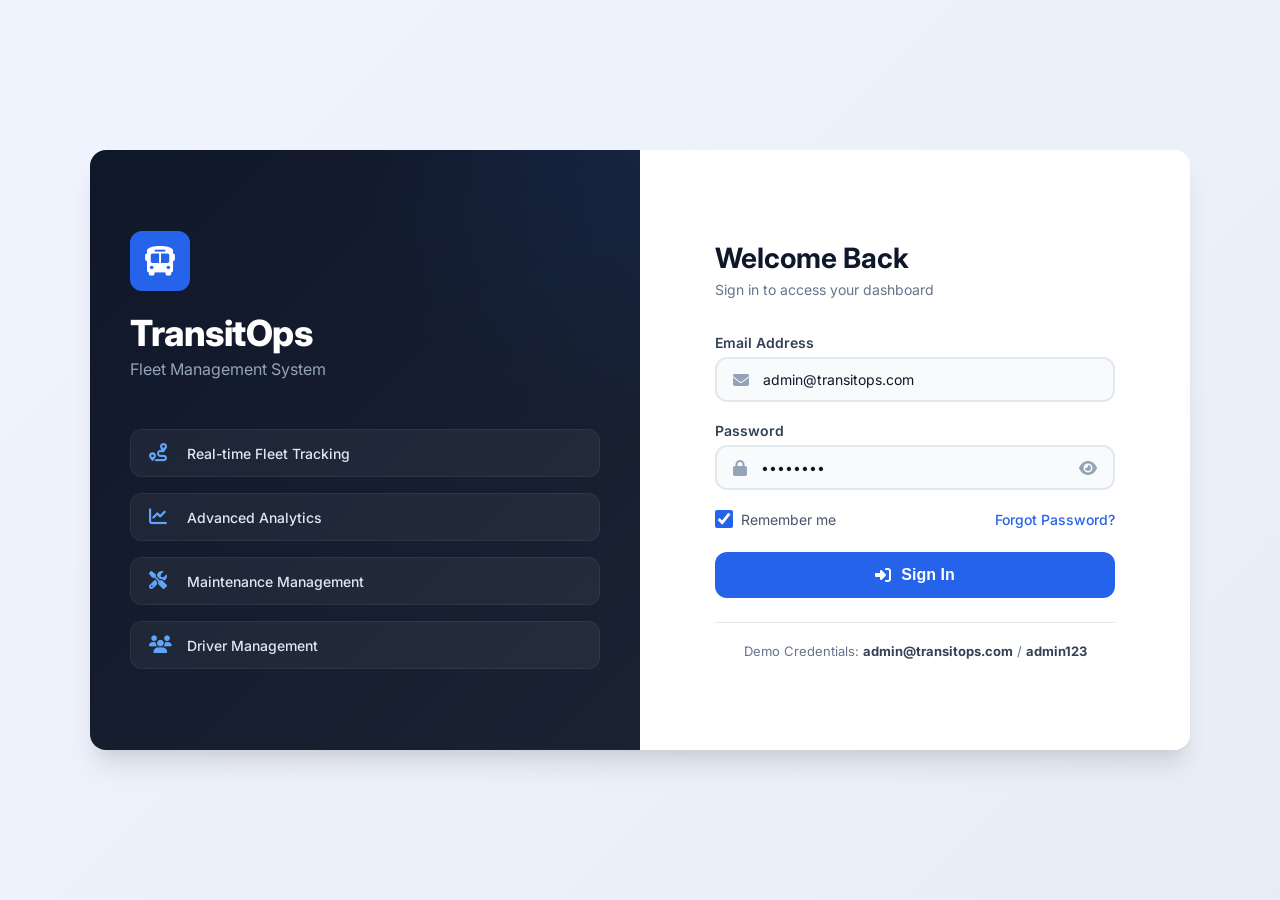
<file: TransitOps/frontend/index.html>
<!DOCTYPE html>
<html lang="en">
<head>
    <meta charset="UTF-8" />
    <meta name="viewport" content="width=device-width, initial-scale=1.0" />
    <title>TransitOps · Login</title>
    <link href="https://fonts.googleapis.com/css2?family=Inter:wght@300;400;500;600;700;800&display=swap" rel="stylesheet" />
    <link rel="stylesheet" href="https://cdnjs.cloudflare.com/ajax/libs/font-awesome/6.4.0/css/all.min.css" />
    <link rel="stylesheet" href="css/style.css" />
</head>
<body>
    <div class="login-container">
        <div class="login-left">
            <div class="login-brand">
                <div class="brand-icon">
                    <i class="fas fa-bus"></i>
                </div>
                <h1>TransitOps</h1>
                <p>Fleet Management System</p>
            </div>
            <div class="login-features">
                <div class="feature">
                    <i class="fas fa-route"></i>
                    <span>Real-time Fleet Tracking</span>
                </div>
                <div class="feature">
                    <i class="fas fa-chart-line"></i>
                    <span>Advanced Analytics</span>
                </div>
                <div class="feature">
                    <i class="fas fa-tools"></i>
                    <span>Maintenance Management</span>
                </div>
                <div class="feature">
                    <i class="fas fa-users"></i>
                    <span>Driver Management</span>
                </div>
            </div>
        </div>
        <div class="login-right">
            <div class="login-card">
                <div class="login-header">
                    <h2>Welcome Back</h2>
                    <p>Sign in to access your dashboard</p>
                </div>
                <form id="loginForm" onsubmit="handleLogin(event)">
                    <div class="form-group">
                        <label for="email">Email Address</label>
                        <div class="input-group">
                            <i class="fas fa-envelope"></i>
                            <input type="email" id="email" placeholder="admin@transitops.com" value="admin@transitops.com" required />
                        </div>
                    </div>
                    <div class="form-group">
                        <label for="password">Password</label>
                        <div class="input-group">
                            <i class="fas fa-lock"></i>
                            <input type="password" id="password" placeholder="••••••••" value="admin123" required />
                            <i class="fas fa-eye toggle-password" onclick="togglePassword()"></i>
                        </div>
                    </div>
                    <div class="form-options">
                        <label class="remember-me">
                            <input type="checkbox" checked />
                            <span>Remember me</span>
                        </label>
                        <a href="#" class="forgot-password">Forgot Password?</a>
                    </div>
                    <button type="submit" class="login-btn">
                        <i class="fas fa-sign-in-alt"></i>
                        Sign In
                    </button>
                </form>
                <div class="login-footer">
                    <p>Demo Credentials: <strong>admin@transitops.com</strong> / <strong>admin123</strong></p>
                </div>
            </div>
        </div>
    </div>

    <script src="js/auth.js"></script>
</body>
</html>
</file>
<file: TransitOps/frontend/css/style.css>
* {
    margin: 0;
    padding: 0;
    box-sizing: border-box;
}

:root {
    --primary: #2563eb;
    --primary-dark: #1d4ed8;
    --primary-light: #60a5fa;
    --success: #22c55e;
    --dark: #0f172a;
    --gray-50: #f8fafc;
    --gray-100: #f1f5f9;
    --gray-200: #e2e8f0;
    --gray-300: #cbd5e1;
    --gray-400: #94a3b8;
    --gray-500: #64748b;
    --gray-600: #475569;
    --gray-700: #334155;
    --gray-800: #1e293b;
    --gray-900: #0f172a;
    --shadow: 0 4px 6px -1px rgba(0,0,0,0.1), 0 2px 4px -1px rgba(0,0,0,0.06);
    --shadow-lg: 0 10px 15px -3px rgba(0,0,0,0.1), 0 4px 6px -2px rgba(0,0,0,0.05);
    --shadow-xl: 0 20px 25px -5px rgba(0,0,0,0.1), 0 10px 10px -5px rgba(0,0,0,0.04);
    --radius: 12px;
    --radius-lg: 16px;
    --transition: all 0.3s cubic-bezier(0.4, 0, 0.2, 1);
}

body {
    font-family: 'Inter', -apple-system, BlinkMacSystemFont, sans-serif;
    min-height: 100vh;
    display: flex;
    align-items: center;
    justify-content: center;
    background: linear-gradient(135deg, #f0f4ff 0%, #e8edf5 100%);
    padding: 20px;
}

.login-container {
    display: flex;
    max-width: 1100px;
    width: 100%;
    min-height: 600px;
    background: white;
    border-radius: var(--radius-lg);
    box-shadow: var(--shadow-xl);
    overflow: hidden;
}

.login-left {
    flex: 1;
    background: linear-gradient(135deg, var(--dark) 0%, #1a2332 100%);
    padding: 50px 40px;
    display: flex;
    flex-direction: column;
    justify-content: center;
    color: white;
    position: relative;
    overflow: hidden;
}

.login-left::before {
    content: '';
    position: absolute;
    top: -50%;
    right: -50%;
    width: 100%;
    height: 100%;
    background: radial-gradient(circle, rgba(37, 99, 235, 0.1) 0%, transparent 70%);
    border-radius: 50%;
}

.login-brand {
    position: relative;
    z-index: 1;
    margin-bottom: 50px;
}

.brand-icon {
    width: 60px;
    height: 60px;
    background: var(--primary);
    border-radius: var(--radius);
    display: flex;
    align-items: center;
    justify-content: center;
    font-size: 30px;
    margin-bottom: 20px;
}

.login-brand h1 {
    font-size: 36px;
    font-weight: 800;
    letter-spacing: -0.5px;
    background: linear-gradient(135deg, #fff 60%, var(--primary-light));
    -webkit-background-clip: text;
    background-clip: text;
    -webkit-text-fill-color: transparent;
}

.login-brand p {
    color: var(--gray-400);
    font-size: 16px;
    margin-top: 4px;
}

.login-features {
    position: relative;
    z-index: 1;
    display: flex;
    flex-direction: column;
    gap: 16px;
}

.feature {
    display: flex;
    align-items: center;
    gap: 14px;
    padding: 14px 18px;
    background: rgba(255,255,255,0.05);
    border-radius: var(--radius);
    border: 1px solid rgba(255,255,255,0.06);
    transition: var(--transition);
}

.feature:hover {
    background: rgba(255,255,255,0.08);
    transform: translateX(4px);
}

.feature i {
    width: 24px;
    color: var(--primary-light);
    font-size: 18px;
}

.feature span {
    font-size: 14px;
    font-weight: 500;
    color: var(--gray-200);
}

.login-right {
    flex: 1;
    padding: 50px 40px;
    display: flex;
    align-items: center;
    justify-content: center;
    background: white;
}

.login-card {
    width: 100%;
    max-width: 400px;
}

.login-header {
    margin-bottom: 36px;
}

.login-header h2 {
    font-size: 28px;
    font-weight: 700;
    color: var(--gray-900);
    margin-bottom: 6px;
}

.login-header p {
    color: var(--gray-500);
    font-size: 14px;
}

.form-group {
    margin-bottom: 20px;
}

.form-group label {
    display: block;
    font-size: 14px;
    font-weight: 600;
    color: var(--gray-700);
    margin-bottom: 6px;
}

.input-group {
    position: relative;
    display: flex;
    align-items: center;
    background: var(--gray-50);
    border: 2px solid var(--gray-200);
    border-radius: var(--radius);
    transition: var(--transition);
}

.input-group:focus-within {
    border-color: var(--primary);
    background: white;
    box-shadow: 0 0 0 4px rgba(37, 99, 235, 0.1);
}

.input-group i:first-child {
    padding: 12px 0 12px 16px;
    color: var(--gray-400);
    font-size: 16px;
}

.input-group input {
    flex: 1;
    padding: 12px 14px;
    border: none;
    background: transparent;
    font-family: 'Inter', sans-serif;
    font-size: 14px;
    color: var(--gray-900);
    outline: none;
}

.input-group input::placeholder {
    color: var(--gray-400);
}

.toggle-password {
    padding: 12px 16px 12px 0;
    color: var(--gray-400);
    cursor: pointer;
    font-size: 16px;
    transition: var(--transition);
}

.toggle-password:hover {
    color: var(--gray-600);
}

.form-options {
    display: flex;
    justify-content: space-between;
    align-items: center;
    margin-bottom: 24px;
}

.remember-me {
    display: flex;
    align-items: center;
    gap: 8px;
    font-size: 14px;
    color: var(--gray-600);
    cursor: pointer;
}

.remember-me input[type="checkbox"] {
    width: 18px;
    height: 18px;
    accent-color: var(--primary);
    cursor: pointer;
}

.forgot-password {
    font-size: 14px;
    color: var(--primary);
    text-decoration: none;
    font-weight: 500;
    transition: var(--transition);
}

.forgot-password:hover {
    color: var(--primary-dark);
    text-decoration: underline;
}

.login-btn {
    width: 100%;
    padding: 14px;
    background: var(--primary);
    color: white;
    border: none;
    border-radius: var(--radius);
    font-size: 16px;
    font-weight: 600;
    cursor: pointer;
    transition: var(--transition);
    display: flex;
    align-items: center;
    justify-content: center;
    gap: 10px;
}

.login-btn:hover {
    background: var(--primary-dark);
    transform: translateY(-2px);
    box-shadow: var(--shadow-lg);
}

.login-btn:active {
    transform: translateY(0);
}

.login-footer {
    margin-top: 24px;
    padding-top: 20px;
    border-top: 1px solid var(--gray-200);
    text-align: center;
    font-size: 13px;
    color: var(--gray-500);
}

.login-footer strong {
    color: var(--gray-700);
}

.error-message {
    background: #fee2e2;
    color: #dc2626;
    padding: 12px 16px;
    border-radius: var(--radius);
    font-size: 14px;
    margin-bottom: 16px;
    display: none;
    align-items: center;
    gap: 8px;
}

.error-message.show {
    display: flex;
}

@media (max-width: 900px) {
    .login-container {
        flex-direction: column;
        max-width: 480px;
    }
    
    .login-left {
        padding: 30px;
        min-height: 280px;
    }
    
    .login-right {
        padding: 30px;
    }
    
    .login-brand {
        margin-bottom: 30px;
    }
    
    .login-brand h1 {
        font-size: 28px;
    }
    
    .login-features {
        display: grid;
        grid-template-columns: 1fr 1fr;
        gap: 10px;
    }
    
    .feature {
        padding: 10px 14px;
        font-size: 12px;
    }
}

@media (max-width: 500px) {
    .login-container {
        border-radius: var(--radius);
    }
    
    .login-left {
        padding: 24px;
        min-height: 200px;
    }
    
    .login-right {
        padding: 24px;
    }
    
    .login-features {
        grid-template-columns: 1fr;
    }
    
    .login-header h2 {
        font-size: 22px;
    }
    
    .form-options {
        flex-direction: column;
        gap: 12px;
        align-items: flex-start;
    }
}
</file>
<file: TransitOps/frontend/css/dashboard.css>
* {
    margin: 0;
    padding: 0;
    box-sizing: border-box;
}

:root {
    --primary: #2563eb;
    --primary-dark: #1d4ed8;
    --primary-light: #60a5fa;
    --secondary: #64748b;
    --success: #22c55e;
    --warning: #eab308;
    --danger: #ef4444;
    --dark: #0f172a;
    --darker: #020617;
    --gray-50: #f8fafc;
    --gray-100: #f1f5f9;
    --gray-200: #e2e8f0;
    --gray-300: #cbd5e1;
    --gray-400: #94a3b8;
    --gray-500: #64748b;
    --gray-600: #475569;
    --gray-700: #334155;
    --gray-800: #1e293b;
    --gray-900: #0f172a;
    --shadow-sm: 0 1px 2px rgba(0,0,0,0.05);
    --shadow: 0 4px 6px -1px rgba(0,0,0,0.1), 0 2px 4px -1px rgba(0,0,0,0.06);
    --shadow-lg: 0 10px 15px -3px rgba(0,0,0,0.1), 0 4px 6px -2px rgba(0,0,0,0.05);
    --shadow-xl: 0 20px 25px -5px rgba(0,0,0,0.1), 0 10px 10px -5px rgba(0,0,0,0.04);
    --radius: 12px;
    --radius-lg: 16px;
    --radius-xl: 20px;
    --transition: all 0.3s cubic-bezier(0.4, 0, 0.2, 1);
}

body {
    font-family: 'Inter', -apple-system, BlinkMacSystemFont, sans-serif;
    background: var(--gray-50);
    color: var(--gray-900);
    display: flex;
    min-height: 100vh;
    overflow-x: hidden;
}

::-webkit-scrollbar {
    width: 6px;
    height: 6px;
}
::-webkit-scrollbar-track {
    background: var(--gray-100);
}
::-webkit-scrollbar-thumb {
    background: var(--gray-300);
    border-radius: 10px;
}
::-webkit-scrollbar-thumb:hover {
    background: var(--gray-400);
}

.sidebar {
    width: 280px;
    background: linear-gradient(180deg, var(--dark) 0%, var(--darker) 100%);
    color: white;
    padding: 0;
    display: flex;
    flex-direction: column;
    position: sticky;
    top: 0;
    height: 100vh;
    transition: var(--transition);
    flex-shrink: 0;
    overflow-y: auto;
    border-right: 1px solid rgba(255,255,255,0.05);
    z-index: 100;
}

.sidebar-brand {
    padding: 24px 24px 20px;
    display: flex;
    align-items: center;
    gap: 14px;
    border-bottom: 1px solid rgba(255,255,255,0.06);
}

.brand-icon {
    width: 44px;
    height: 44px;
    background: var(--primary);
    border-radius: var(--radius);
    display: flex;
    align-items: center;
    justify-content: center;
    font-size: 22px;
    color: white;
    flex-shrink: 0;
}

.brand-text {
    font-size: 22px;
    font-weight: 700;
    letter-spacing: -0.5px;
    background: linear-gradient(135deg, #fff 60%, var(--primary-light));
    -webkit-background-clip: text;
    background-clip: text;
    -webkit-text-fill-color: transparent;
}

.sidebar-toggle {
    margin-left: auto;
    background: rgba(255,255,255,0.05);
    border: none;
    color: var(--gray-400);
    width: 32px;
    height: 32px;
    border-radius: 8px;
    cursor: pointer;
    display: flex;
    align-items: center;
    justify-content: center;
    transition: var(--transition);
}
.sidebar-toggle:hover {
    background: rgba(255,255,255,0.1);
    color: white;
}

.sidebar-nav {
    padding: 20px 12px;
    flex: 1;
    display: flex;
    flex-direction: column;
    gap: 2px;
}

.nav-item {
    display: flex;
    align-items: center;
    gap: 14px;
    padding: 12px 16px;
    border-radius: var(--radius);
    text-decoration: none;
    color: var(--gray-400);
    transition: var(--transition);
    position: relative;
    font-weight: 500;
    font-size: 14px;
}
.nav-item i {
    width: 20px;
    font-size: 16px;
    flex-shrink: 0;
}
.nav-item:hover {
    background: rgba(255,255,255,0.05);
    color: white;
}
.nav-item.active {
    background: rgba(37, 99, 235, 0.15);
    color: white;
}
.nav-item.active::before {
    content: '';
    position: absolute;
    left: 0;
    top: 50%;
    transform: translateY(-50%);
    width: 3px;
    height: 24px;
    background: var(--primary);
    border-radius: 0 4px 4px 0;
}

.nav-badge {
    margin-left: auto;
    background: var(--primary);
    color: white;
    font-size: 11px;
    font-weight: 600;
    padding: 2px 10px;
    border-radius: 20px;
}
.nav-badge.warning {
    background: var(--warning);
    color: var(--dark);
}

.sidebar-footer {
    padding: 16px 20px 20px;
    border-top: 1px solid rgba(255,255,255,0.06);
}

.user-card {
    display: flex;
    align-items: center;
    gap: 12px;
    padding: 8px 12px;
    border-radius: var(--radius);
    background: rgba(255,255,255,0.03);
}
.user-card img {
    width: 40px;
    height: 40px;
    border-radius: 50%;
    border: 2px solid rgba(255,255,255,0.1);
}

.user-info {
    flex: 1;
}
.user-name {
    font-weight: 600;
    font-size: 14px;
    color: white;
}
.user-role {
    font-size: 12px;
    color: var(--gray-400);
}

.logout-btn {
    background: none;
    border: none;
    color: var(--gray-400);
    cursor: pointer;
    padding: 8px;
    border-radius: 8px;
    transition: var(--transition);
}
.logout-btn:hover {
    background: rgba(255,255,255,0.05);
    color: white;
}

.main-content {
    flex: 1;
    padding: 28px 36px 20px;
    min-width: 0;
    overflow-y: auto;
    max-height: 100vh;
}

.top-header {
    display: flex;
    justify-content: space-between;
    align-items: flex-start;
    margin-bottom: 28px;
    flex-wrap: wrap;
    gap: 16px;
}

.page-title {
    font-size: 30px;
    font-weight: 800;
    letter-spacing: -0.5px;
    color: var(--dark);
}
.page-subtitle {
    color: var(--gray-500);
    font-size: 14px;
    margin-top: 2px;
}

.header-right {
    display: flex;
    align-items: center;
    gap: 16px;
    flex-wrap: wrap;
}

.date-display {
    display: flex;
    align-items: center;
    gap: 8px;
    color: var(--gray-600);
    font-size: 14px;
    background: white;
    padding: 8px 16px;
    border-radius: var(--radius);
    box-shadow: var(--shadow-sm);
    border: 1px solid var(--gray-200);
}
.date-display i {
    color: var(--primary);
}

.header-actions {
    display: flex;
    align-items: center;
    gap: 10px;
}

.btn-icon {
    width: 40px;
    height: 40px;
    border: none;
    background: white;
    border-radius: 50%;
    color: var(--gray-600);
    font-size: 18px;
    cursor: pointer;
    transition: var(--transition);
    position: relative;
    box-shadow: var(--shadow-sm);
    border: 1px solid var(--gray-200);
}
.btn-icon:hover {
    background: var(--gray-100);
    transform: translateY(-1px);
}

.notification-dot {
    position: absolute;
    top: 8px;
    right: 8px;
    width: 8px;
    height: 8px;
    background: var(--danger);
    border-radius: 50%;
    border: 2px solid white;
}

.btn-primary {
    background: var(--primary);
    color: white;
    border: none;
    padding: 10px 22px;
    border-radius: var(--radius);
    font-weight: 600;
    font-size: 14px;
    cursor: pointer;
    transition: var(--transition);
    display: flex;
    align-items: center;
    gap: 8px;
}
.btn-primary:hover {
    background: var(--primary-dark);
    transform: translateY(-2px);
    box-shadow: var(--shadow-lg);
}

.btn-outline {
    background: white;
    color: var(--gray-700);
    border: 1px solid var(--gray-200);
    padding: 10px 22px;
    border-radius: var(--radius);
    font-weight: 500;
    font-size: 14px;
    cursor: pointer;
    transition: var(--transition);
    display: flex;
    align-items: center;
    gap: 8px;
}
.btn-outline:hover {
    background: var(--gray-50);
    border-color: var(--gray-300);
}

.kpi-grid {
    display: grid;
    grid-template-columns: repeat(auto-fit, minmax(180px, 1fr));
    gap: 18px;
    margin-bottom: 28px;
}

.kpi-card {
    background: white;
    padding: 20px 22px;
    border-radius: var(--radius-lg);
    display: flex;
    align-items: center;
    gap: 16px;
    box-shadow: var(--shadow);
    border: 1px solid var(--gray-100);
    transition: var(--transition);
}
.kpi-card:hover {
    transform: translateY(-4px);
    box-shadow: var(--shadow-lg);
}

.kpi-icon {
    width: 52px;
    height: 52px;
    border-radius: var(--radius);
    display: flex;
    align-items: center;
    justify-content: center;
    font-size: 24px;
    color: white;
    flex-shrink: 0;
}
.kpi-icon.blue { background: var(--primary); }
.kpi-icon.green { background: var(--success); }
.kpi-icon.orange { background: #f59e0b; }
.kpi-icon.purple { background: #8b5cf6; }
.kpi-icon.red { background: var(--danger); }
.kpi-icon.teal { background: #14b8a6; }

.kpi-content {
    flex: 1;
    min-width: 0;
}
.kpi-label {
    font-size: 13px;
    color: var(--gray-500);
    font-weight: 500;
    display: block;
    margin-bottom: 2px;
}
.kpi-value-group {
    display: flex;
    align-items: baseline;
    gap: 10px;
}
.kpi-value {
    font-size: 26px;
    font-weight: 700;
    color: var(--dark);
    letter-spacing: -0.5px;
}
.kpi-change {
    font-size: 12px;
    font-weight: 600;
    padding: 2px 10px;
    border-radius: 20px;
}
.kpi-change.positive {
    background: #dcfce7;
    color: #15803d;
}
.kpi-change.negative {
    background: #fee2e2;
    color: #dc2626;
}

.dashboard-grid {
    display: grid;
    grid-template-columns: 2fr 1fr;
    gap: 22px;
    margin-bottom: 22px;
}

.card {
    background: white;
    border-radius: var(--radius-lg);
    padding: 22px 24px;
    box-shadow: var(--shadow);
    border: 1px solid var(--gray-100);
    transition: var(--transition);
}
.card:hover {
    box-shadow: var(--shadow-lg);
}

.card-header {
    display: flex;
    justify-content: space-between;
    align-items: flex-start;
    margin-bottom: 18px;
    flex-wrap: wrap;
    gap: 8px;
}
.card-header h3 {
    font-size: 16px;
    font-weight: 600;
    color: var(--gray-800);
    display: flex;
    align-items: center;
    gap: 8px;
}
.card-header h3 i {
    color: var(--primary);
}
.card-subtitle {
    font-size: 13px;
    color: var(--gray-400);
    margin-left: 4px;
}
.card-actions {
    display: flex;
    gap: 4px;
}
.btn-sm {
    padding: 4px 14px;
    border: none;
    background: transparent;
    color: var(--gray-500);
    border-radius: 6px;
    font-size: 12px;
    font-weight: 500;
    cursor: pointer;
    transition: var(--transition);
}
.btn-sm:hover {
    background: var(--gray-100);
}
.btn-sm.active {
    background: var(--primary);
    color: white;
}

.link-more {
    color: var(--primary);
    text-decoration: none;
    font-size: 13px;
    font-weight: 500;
    display: flex;
    align-items: center;
    gap: 4px;
    transition: var(--transition);
}
.link-more:hover {
    color: var(--primary-dark);
    gap: 8px;
}

.live-badge {
    background: #fee2e2;
    color: #dc2626;
    padding: 4px 14px;
    border-radius: 20px;
    font-size: 11px;
    font-weight: 700;
    display: flex;
    align-items: center;
    gap: 6px;
}
.pulse-dot {
    width: 8px;
    height: 8px;
    background: #dc2626;
    border-radius: 50%;
    animation: pulse 1.5s ease-in-out infinite;
}
@keyframes pulse {
    0%, 100% { opacity: 1; transform: scale(1); }
    50% { opacity: 0.3; transform: scale(0.8); }
}

.chart-container {
    position: relative;
    height: 220px;
    width: 100%;
}
.chart-card {
    grid-column: 1 / -1;
}

.table-wrapper {
    overflow-x: auto;
}
table {
    width: 100%;
    border-collapse: collapse;
    font-size: 14px;
}
thead {
    background: var(--gray-50);
}
th {
    text-align: left;
    padding: 12px 14px;
    font-weight: 600;
    color: var(--gray-600);
    border-bottom: 2px solid var(--gray-200);
    font-size: 12px;
    text-transform: uppercase;
    letter-spacing: 0.5px;
}
td {
    padding: 14px 14px;
    border-bottom: 1px solid var(--gray-100);
    color: var(--gray-700);
}
tr:hover td {
    background: var(--gray-50);
}

.status-badge {
    padding: 4px 14px;
    border-radius: 20px;
    font-size: 12px;
    font-weight: 600;
    display: inline-block;
}
.status-badge.in-progress {
    background: #dbeafe;
    color: #1d4ed8;
}
.status-badge.completed {
    background: #dcfce7;
    color: #15803d;
}
.status-badge.delayed {
    background: #fee2e2;
    color: #dc2626;
}
.status-badge.scheduled {
    background: #fef3c7;
    color: #b45309;
}
.status-badge.online {
    background: #dcfce7;
    color: #15803d;
}
.status-badge.offline {
    background: #f1f5f9;
    color: #64748b;
}
.status-badge.on-trip {
    background: #dbeafe;
    color: #1d4ed8;
}

.btn-action {
    padding: 4px 12px;
    border: none;
    border-radius: 6px;
    font-size: 12px;
    font-weight: 500;
    cursor: pointer;
    transition: var(--transition);
    background: var(--primary);
    color: white;
}
.btn-action:hover {
    background: var(--primary-dark);
}
.btn-action.outline {
    background: transparent;
    border: 1px solid var(--gray-300);
    color: var(--gray-600);
}
.btn-action.outline:hover {
    background: var(--gray-50);
}
.btn-action.danger {
    background: var(--danger);
}
.btn-action.danger:hover {
    background: #dc2626;
}
.btn-action.success {
    background: var(--success);
}
.btn-action.success:hover {
    background: #16a34a;
}

.driver-list-container {
    display: flex;
    flex-direction: column;
    gap: 4px;
}
.driver-item {
    display: flex;
    align-items: center;
    justify-content: space-between;
    padding: 12px 14px;
    border-radius: var(--radius);
    transition: var(--transition);
}
.driver-item:hover {
    background: var(--gray-50);
}
.driver-item-left {
    display: flex;
    align-items: center;
    gap: 12px;
}
.driver-avatar {
    width: 40px;
    height: 40px;
    border-radius: 50%;
    background: var(--primary);
    color: white;
    display: flex;
    align-items: center;
    justify-content: center;
    font-weight: 600;
    font-size: 14px;
    flex-shrink: 0;
}
.driver-name {
    font-weight: 500;
    font-size: 14px;
}
.driver-vehicle {
    font-size: 12px;
    color: var(--gray-400);
}
.driver-status {
    display: flex;
    align-items: center;
    gap: 8px;
    font-size: 12px;
    font-weight: 500;
}
.status-dot {
    width: 8px;
    height: 8px;
    border-radius: 50%;
    display: inline-block;
}
.status-dot.online { background: var(--success); }
.status-dot.offline { background: var(--gray-400); }
.status-dot.on-trip { background: var(--primary); }

.utilization-bars {
    display: flex;
    flex-direction: column;
    gap: 14px;
    margin-top: 4px;
}
.util-item {
    display: flex;
    align-items: center;
    gap: 14px;
}
.util-label {
    width: 70px;
    font-weight: 500;
    font-size: 13px;
    color: var(--gray-700);
    flex-shrink: 0;
}
.util-track {
    flex: 1;
    height: 8px;
    background: var(--gray-100);
    border-radius: 20px;
    overflow: hidden;
    position: relative;
}
.util-fill {
    height: 100%;
    border-radius: 20px;
    transition: width 1s ease;
    background: var(--primary);
}
.util-percent {
    width: 44px;
    text-align: right;
    font-size: 13px;
    font-weight: 600;
    color: var(--gray-700);
    flex-shrink: 0;
}

.bottom-section {
    display: grid;
    grid-template-columns: 2fr 1fr;
    gap: 22px;
    margin-bottom: 20px;
}

.maintenance-grid {
    display: grid;
    grid-template-columns: repeat(auto-fit, minmax(180px, 1fr));
    gap: 14px;
}
.maintenance-item {
    padding: 16px;
    border-radius: var(--radius);
    background: var(--gray-50);
    border: 1px solid var(--gray-200);
    transition: var(--transition);
}
.maintenance-item:hover {
    border-color: var(--primary);
    background: white;
}
.maintenance-vehicle {
    font-weight: 600;
    font-size: 14px;
    color: var(--gray-800);
}
.maintenance-service {
    font-size: 13px;
    color: var(--gray-500);
    margin-top: 2px;
}
.maintenance-date {
    font-size: 12px;
    color: var(--gray-400);
    margin-top: 6px;
    display: flex;
    align-items: center;
    gap: 6px;
}
.maintenance-priority {
    display: inline-block;
    padding: 2px 10px;
    border-radius: 12px;
    font-size: 11px;
    font-weight: 600;
    margin-top: 8px;
}
.maintenance-priority.high {
    background: #fee2e2;
    color: #dc2626;
}
.maintenance-priority.medium {
    background: #fef3c7;
    color: #b45309;
}
.maintenance-priority.low {
    background: #dbeafe;
    color: #1d4ed8;
}

.quick-actions-grid {
    display: grid;
    grid-template-columns: 1fr 1fr;
    gap: 12px;
}
.quick-action-btn {
    padding: 16px;
    border: 1px solid var(--gray-200);
    border-radius: var(--radius);
    background: white;
    cursor: pointer;
    transition: var(--transition);
    display: flex;
    flex-direction: column;
    align-items: center;
    gap: 8px;
    font-weight: 500;
    font-size: 13px;
    color: var(--gray-700);
}
.quick-action-btn i {
    font-size: 24px;
    color: var(--primary);
}
.quick-action-btn:hover {
    border-color: var(--primary);
    background: var(--gray-50);
    transform: translateY(-2px);
    box-shadow: var(--shadow);
}

.stats-grid {
    display: grid;
    grid-template-columns: repeat(auto-fit, minmax(200px, 1fr));
    gap: 18px;
    margin-bottom: 28px;
}

.stat-card {
    background: white;
    padding: 20px;
    border-radius: var(--radius-lg);
    box-shadow: var(--shadow);
    border: 1px solid var(--gray-100);
    text-align: center;
}
.stat-card .stat-number {
    font-size: 32px;
    font-weight: 700;
    color: var(--dark);
}
.stat-card .stat-label {
    font-size: 14px;
    color: var(--gray-500);
    margin-top: 4px;
}

.filter-bar {
    display: flex;
    gap: 12px;
    flex-wrap: wrap;
}
.filter-bar input,
.filter-bar select {
    padding: 8px 14px;
    border: 1px solid var(--gray-200);
    border-radius: var(--radius);
    font-size: 14px;
    font-family: 'Inter', sans-serif;
    background: white;
}
.filter-bar input:focus,
.filter-bar select:focus {
    outline: none;
    border-color: var(--primary);
    box-shadow: 0 0 0 3px rgba(37, 99, 235, 0.1);
}

.toast-container {
    position: fixed;
    bottom: 24px;
    right: 24px;
    background: white;
    padding: 16px 24px;
    border-radius: 12px;
    box-shadow: 0 20px 60px rgba(0,0,0,0.15);
    border-left: 4px solid var(--primary);
    z-index: 9999;
    font-family: 'Inter', sans-serif;
    animation: slideUp 0.3s ease;
    max-width: 400px;
}

@keyframes slideUp {
    from { opacity: 0; transform: translateY(20px); }
    to { opacity: 1; transform: translateY(0); }
}

.dashboard-footer {
    margin-top: 24px;
    padding-top: 18px;
    border-top: 1px solid var(--gray-200);
    display: flex;
    align-items: center;
    gap: 12px;
    font-size: 13px;
    color: var(--gray-500);
    flex-wrap: wrap;
}
.footer-divider {
    color: var(--gray-300);
}

.setting-toggle {
    position: relative;
    width: 50px;
    height: 28px;
    background: var(--gray-300);
    border-radius: 14px;
    cursor: pointer;
    transition: var(--transition);
}
.setting-toggle.active {
    background: var(--primary);
}
.setting-toggle .toggle-slider {
    position: absolute;
    top: 2px;
    left: 2px;
    width: 24px;
    height: 24px;
    background: white;
    border-radius: 50%;
    transition: var(--transition);
}
.setting-toggle.active .toggle-slider {
    transform: translateX(22px);
}

@media (max-width: 1280px) {
    .dashboard-grid {
        grid-template-columns: 1fr 1fr;
    }
    .chart-card {
        grid-column: 1 / -1;
    }
}

@media (max-width: 1024px) {
    .sidebar {
        width: 80px;
    }
    .sidebar .brand-text,
    .sidebar .nav-item span,
    .sidebar .nav-badge,
    .sidebar .user-info,
    .sidebar .logout-btn {
        display: none;
    }
    .sidebar .nav-item {
        justify-content: center;
        padding: 14px;
    }
    .sidebar .nav-item i {
        font-size: 20px;
        width: auto;
    }
    .sidebar .sidebar-brand {
        justify-content: center;
        padding: 20px 12px;
    }
    .sidebar .sidebar-toggle {
        display: none;
    }
    .sidebar .user-card {
        justify-content: center;
        padding: 8px;
    }
    .sidebar .user-card img {
        width: 32px;
        height: 32px;
    }
    .main-content {
        padding: 20px;
    }
    .kpi-grid {
        grid-template-columns: repeat(auto-fit, minmax(150px, 1fr));
    }
    .bottom-section {
        grid-template-columns: 1fr;
    }
}

@media (max-width: 768px) {
    .dashboard-grid {
        grid-template-columns: 1fr;
    }
    .chart-card {
        grid-column: 1;
    }
    .top-header {
        flex-direction: column;
        align-items: stretch;
    }
    .header-right {
        flex-direction: column;
        align-items: stretch;
    }
    .header-actions {
        flex-wrap: wrap;
    }
    .kpi-grid {
        grid-template-columns: repeat(2, 1fr);
    }
    .quick-actions-grid {
        grid-template-columns: 1fr 1fr;
    }
    .maintenance-grid {
        grid-template-columns: 1fr;
    }
    .main-content {
        padding: 16px;
        max-height: none;
    }
    .sidebar {
        width: 60px;
    }
    .bottom-section {
        grid-template-columns: 1fr;
    }
    .stats-grid {
        grid-template-columns: repeat(2, 1fr);
    }
}

@media (max-width: 480px) {
    .kpi-grid {
        grid-template-columns: 1fr;
    }
    .quick-actions-grid {
        grid-template-columns: 1fr;
    }
    .header-actions {
        flex-direction: column;
    }
    .header-actions button {
        width: 100%;
        justify-content: center;
    }
    .date-display {
        width: 100%;
        justify-content: center;
    }
    .dashboard-footer {
        flex-direction: column;
        text-align: center;
    }
    .stats-grid {
        grid-template-columns: 1fr;
    }
    .filter-bar {
        flex-direction: column;
    }
    .filter-bar input,
    .filter-bar select {
        width: 100%;
    }
}

@keyframes fadeIn {
    from { opacity: 0; }
    to { opacity: 1; }
}

.notification-modal-overlay,
.new-trip-modal-overlay {
    animation: fadeIn 0.3s ease;
}

.notification-modal-overlay > div,
.new-trip-modal-overlay > div {
    animation: slideUp 0.3s ease;
}

@keyframes slideUp {
    from { 
        opacity: 0; 
        transform: translateY(20px) scale(0.95);
    }
    to { 
        opacity: 1; 
        transform: translateY(0) scale(1);
    }
}

.notification-modal-overlay > div::-webkit-scrollbar,
.new-trip-modal-overlay > div::-webkit-scrollbar {
    width: 4px;
}

.notification-modal-overlay > div::-webkit-scrollbar-track {
    background: var(--gray-100);
    border-radius: 10px;
}

.notification-modal-overlay > div::-webkit-scrollbar-thumb {
    background: var(--gray-300);
    border-radius: 10px;
}
</file>
